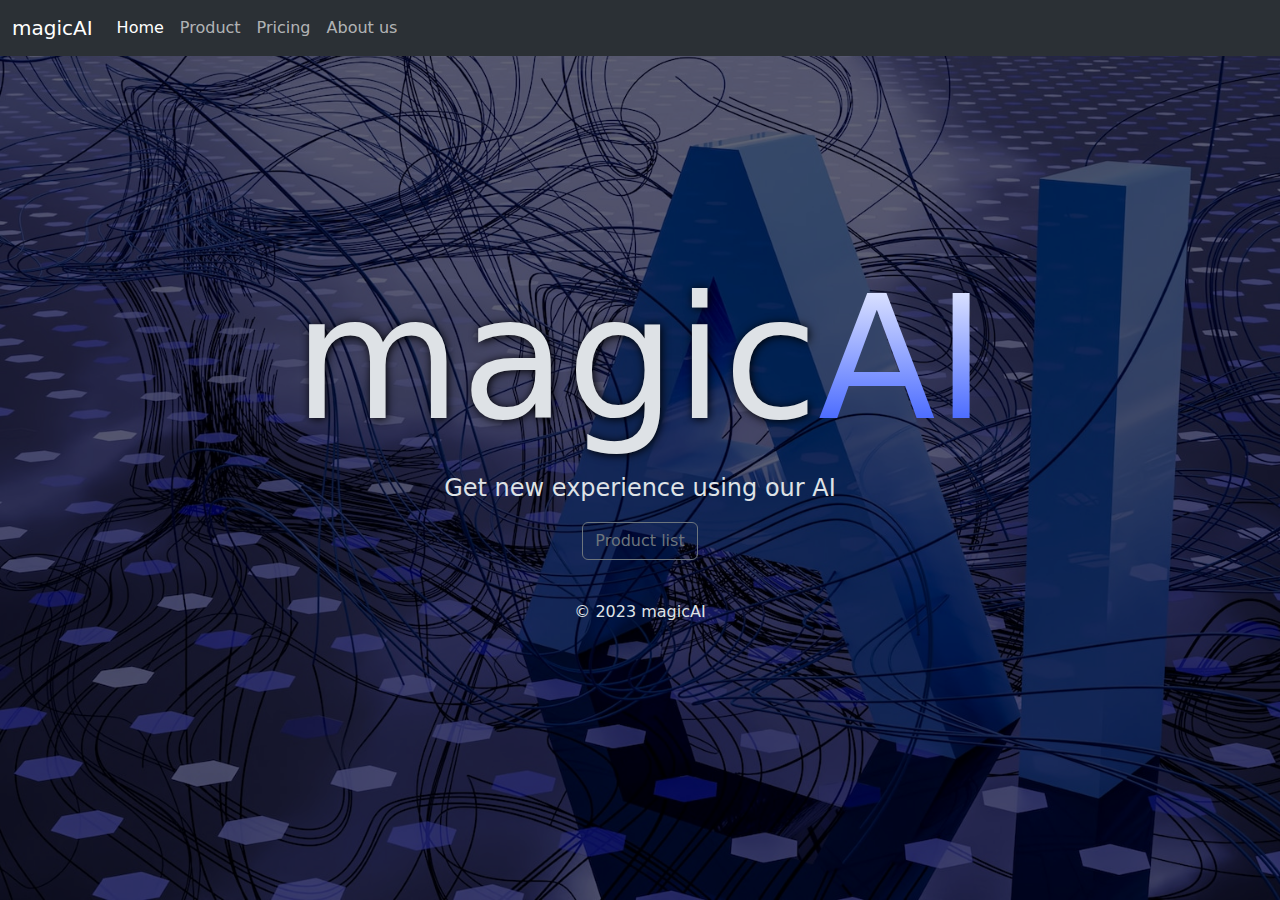
<file: module-a/index.html>
<!DOCTYPE html>
<html lang="en" data-bs-theme="dark">
<head>
  <meta charset="UTF-8">
  <meta name="viewport" content="width=device-width, initial-scale=1.0">
  <title>Document</title>
  <link rel="stylesheet" href="src/style/bootstrap/bootstrap.min.css">
  <link rel="stylesheet" href="src/style/main.css">
  <meta name="description" content="magic AI">
</head>
<body>
  <!-- Header section -->
  <header>
    <nav class="navbar navbar-expand-lg bg-body-tertiary">
      <div class="container-fluid justify-content-start flex-wrap">
        <a class="navbar-brand" href="index.html">magic<span>AI</span></a>
        <div id="navbarNav">
          <ul class="navbar-nav">
            <li class="nav-item">
                <a class="nav-link active" aria-current="page" href="index.html">Home</a>
            </li>
            <li class="nav-item">
                <a class="nav-link" aria-current="page" href="product.html">Product</a>
            </li>
            <li class="nav-item">
                <a class="nav-link" href="pricing.html">Pricing</a>
            </li>
            <li class="nav-item">
                <a class="nav-link" href="about_us.html">About us</a>
            </li>
          </ul>
        </div>
      </div>
    </nav>
  </header>

    <!-- Content-->
    <main class="index">
      <h2 class="index-title">magic<span>AI</span></h2>
      <p class="index-motivation-text">Get new experience using our AI</p>
      <a href="product.html"><button class="btn btn-outline-secondary lg">Product list</button></a>
    </main>

    <footer>
      &copy; 2023 magicAI
    </footer>
</body>
</html>
</file>
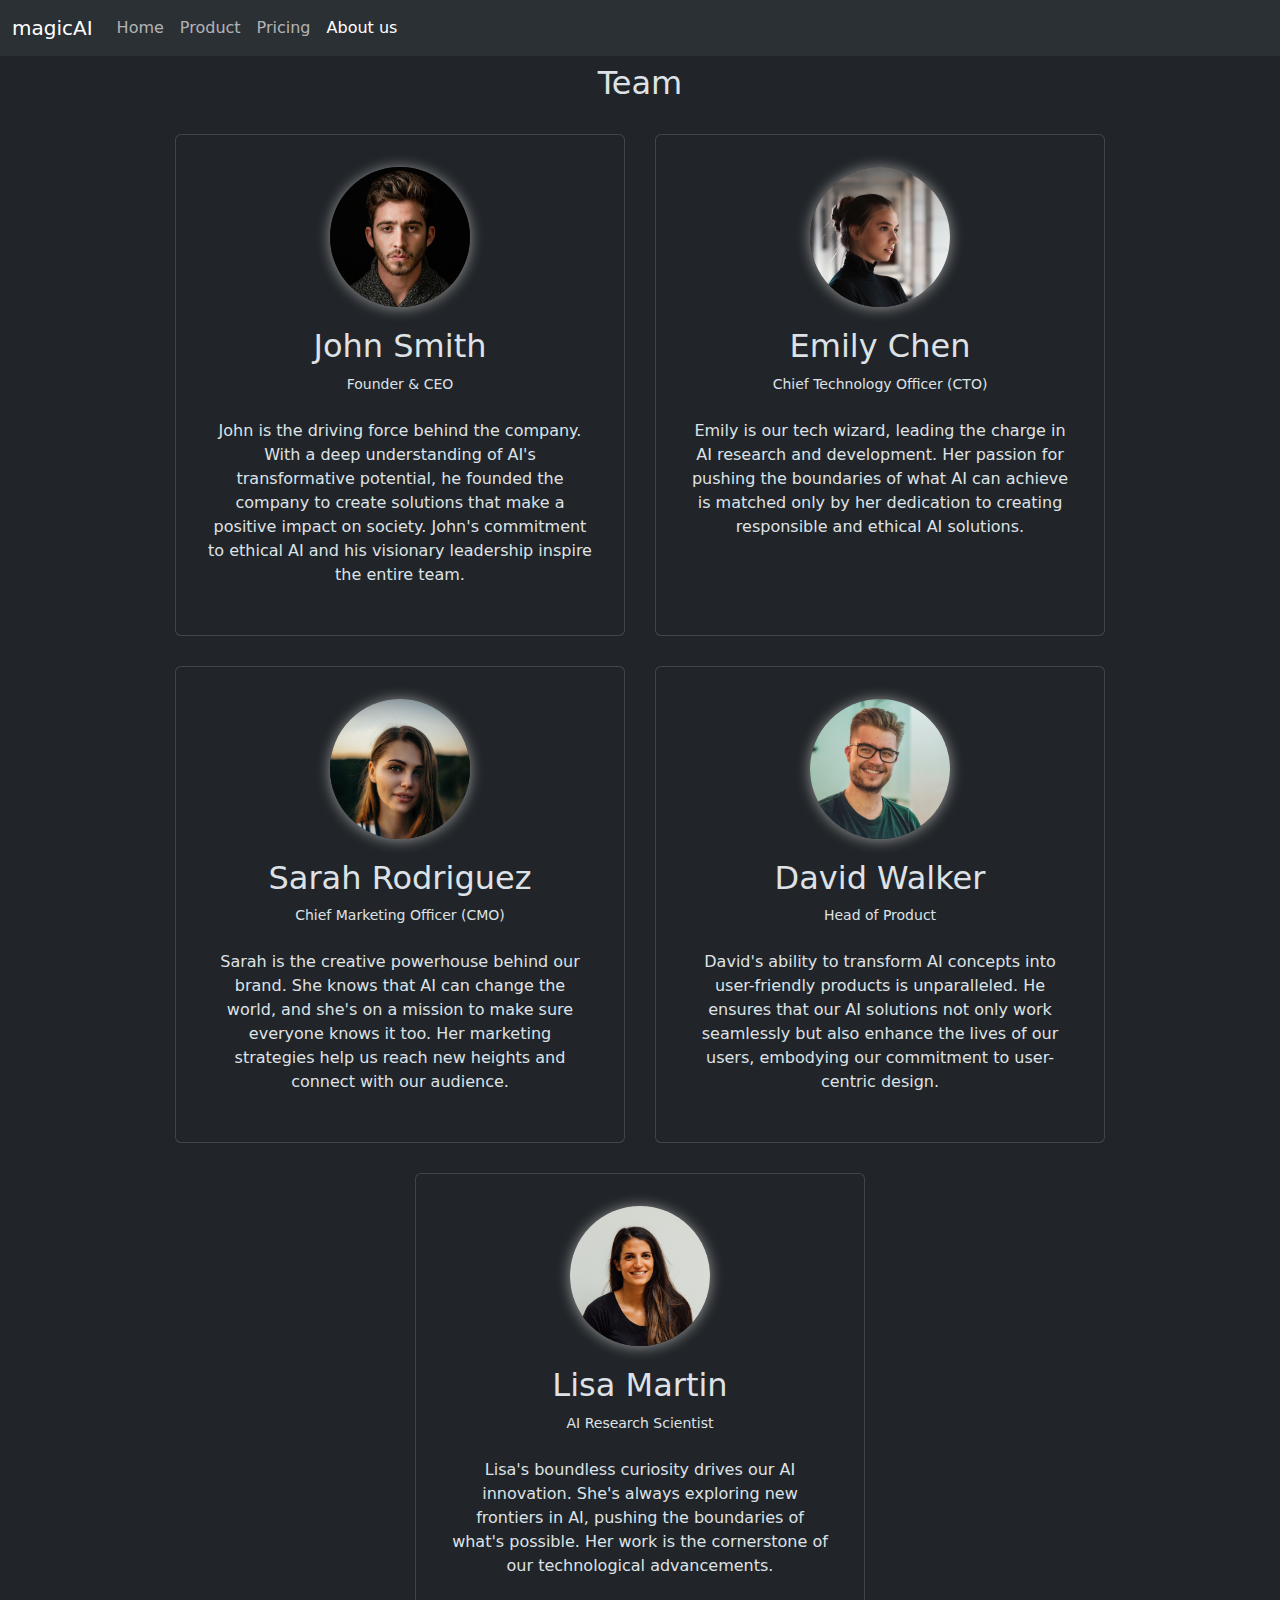
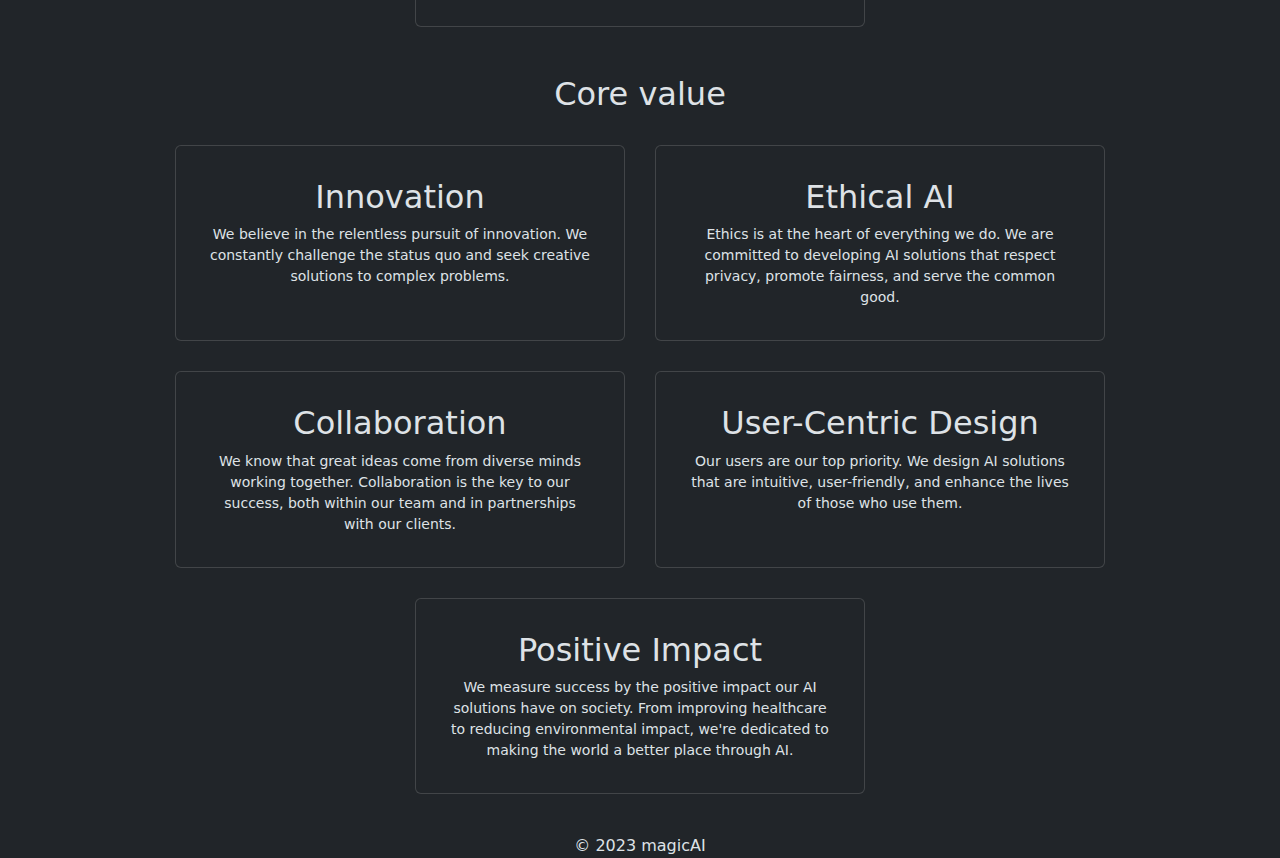
<file: module-a/about_us.html>
<!DOCTYPE html>
<html lang="en" data-bs-theme="dark">
<head>
  <meta charset="UTF-8">
  <meta name="viewport" content="width=device-width, initial-scale=1.0">
  <title>Document</title>
  <link rel="stylesheet" href="src/style/bootstrap/bootstrap.min.css">
  <link rel="stylesheet" href="src/style/main.css">
  <meta name="description" content="magic AI">
</head>
<body>
<!-- Header section -->
<header>
  <nav class="navbar navbar-expand-lg bg-body-tertiary">
    <div class="container-fluid justify-content-start flex-wrap">
      <a class="navbar-brand" href="index.html">magic<span>AI</span></a>
      <div id="navbarNav">
        <ul class="navbar-nav">
          <li class="nav-item">
            <a class="nav-link" aria-current="page" href="index.html">Home</a>
          </li>
          <li class="nav-item">
            <a class="nav-link" aria-current="page" href="product.html">Product</a>
          </li>
          <li class="nav-item">
            <a class="nav-link" href="pricing.html">Pricing</a>
          </li>
          <li class="nav-item">
            <a class="nav-link active" href="about_us.html">About us</a>
          </li>
        </ul>
      </div>
    </div>
  </nav>
</header>

<!-- Content-->
<main class="about-us m-2">
  <h2 class="text-center">Team</h2>
  <br>
  <div class="d-flex justify-content-center flex-wrap" style="gap: 30px; max-width: 1500px; width: 100%">
    <div class="card text-center">
      <img alt="John Smith" class="avatar" src="src/images/avatars/albert-dera-ILip77SbmOE-unsplash.jpg">
      <h2>John Smith</h2>
      <small>Founder & CEO</small>
      <br>
      <p>John is the driving force behind the company. With a deep understanding of AI's transformative potential, he
        founded the company to create solutions that make a positive impact on society. John's commitment to ethical
        AI and his visionary leadership inspire the entire team.
      </p>
    </div>

    <div class="card text-center">
      <img alt="Emily Chen" class="avatar" src="src/images/avatars/andrey-zvyagintsev-x0c6vTO5ibA-unsplash.jpg">
      <h2>Emily Chen</h2>
      <small>Chief Technology Officer (CTO)</small>
      <br>
      <p>Emily is our tech wizard, leading the charge in AI research and development. Her passion for pushing the
        boundaries of what AI can achieve is matched only by her dedication to creating responsible and ethical
        AI solutions.
      </p>
    </div>

    <div class="card text-center">
      <img alt="Sarah Rodriguez" class="avatar" src="src/images/avatars/stefan-stefancik-QXevDflbl8A-unsplash.jpg">
      <h2>Sarah Rodriguez</h2>
      <small>Chief Marketing Officer (CMO)</small>
      <br>
      <p>Sarah is the creative powerhouse behind our brand. She knows that AI can change the world,
        and she's on a mission to make sure everyone knows it too. Her marketing strategies help us reach new heights
        and connect with our audience.
      </p>
    </div>

    <div class="card text-center">
      <img alt="David Walker" class="avatar" src="src/images/avatars/samuel-raita-RiDxDgHg7pw-unsplash.jpg">
      <h2>David Walker</h2>
      <small>Head of Product</small>
      <br>
      <p>David's ability to transform AI concepts into user-friendly products is unparalleled. He ensures that our AI
        solutions not only work seamlessly but also enhance the lives of our users, embodying our commitment to
        user-centric design.
      </p>
    </div>

    <div class="card text-center">
      <img alt="Lisa Martin" class="avatar" style="object-position: center" src="src/images/avatars/stephanie-liverani-Zz5LQe-VSMY-unsplash.jpg">
      <h2>Lisa Martin</h2>
      <small>AI Research Scientist</small>
      <br>
      <p>Lisa's boundless curiosity drives our AI innovation. She's always exploring new frontiers in AI, pushing the
        boundaries of what's possible. Her work is the cornerstone of our technological advancements.
      </p>
    </div>

  </div>

  <br>
  <br>
  <h2 class="text-center">Core value</h2>
  <br>
  <div class="d-flex justify-content-center flex-wrap" style="gap: 30px; max-width: 1500px; width: 100%">
    <div class="card text-center">
      <h2>Innovation</h2>
      <small>We believe in the relentless pursuit of innovation. We constantly challenge the status quo and seek creative
        solutions to complex problems.</small>
    </div>

    <div class="card text-center">
      <h2>Ethical AI</h2>
      <small>Ethics is at the heart of everything we do. We are committed to developing AI solutions that respect privacy,
        promote fairness, and serve the common good.
      </small>
    </div>


    <div class="card text-center">
      <h2>Collaboration</h2>
      <small>We know that great ideas come from diverse minds working together. Collaboration is the key to our success,
        both within our team and in partnerships with our clients.
      </small>
    </div>

    <div class="card text-center">
      <h2>User-Centric Design</h2>
      <small>Our users are our top priority. We design AI solutions that are intuitive, user-friendly,
        and enhance the lives of those who use them.
      </small>
    </div>

    <div class="card text-center">
      <h2>Positive Impact</h2>
      <small>We measure success by the positive impact our AI solutions have on society. From improving healthcare to
        reducing environmental impact, we're dedicated to making the world a better place through AI.
      </small>
    </div>
  </div>
</main>



<footer>
  &copy; 2023 magicAI
</footer>
</body>
</html>
</file>
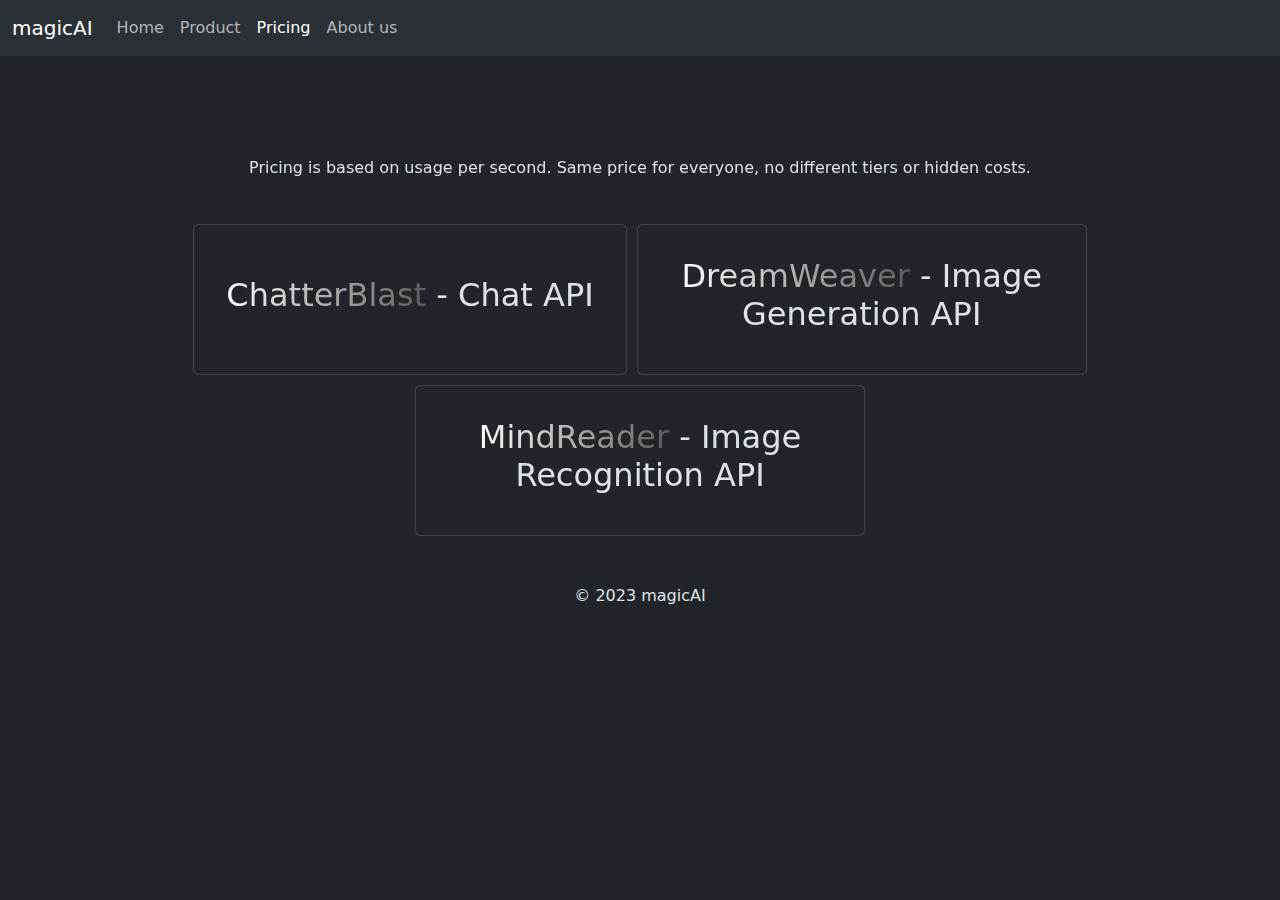
<file: module-a/pricing.html>
<!DOCTYPE html>
<html lang="en" data-bs-theme="dark">
<head>
  <meta charset="UTF-8">
  <meta name="viewport" content="width=device-width, initial-scale=1.0">
  <title>Document</title>
  <link rel="stylesheet" href="src/style/bootstrap/bootstrap.min.css">
  <link rel="stylesheet" href="src/style/main.css">
  <meta name="description" content="magic AI">
</head>
<body>
<!-- Header section -->
<header>
    <nav class="navbar navbar-expand-lg bg-body-tertiary">
        <div class="container-fluid justify-content-start flex-wrap">
            <a class="navbar-brand" href="index.html">magic<span>AI</span></a>
            <div id="navbarNav">
                <ul class="navbar-nav">
                    <li class="nav-item">
                        <a class="nav-link" aria-current="page" href="index.html">Home</a>
                    </li>
                    <li class="nav-item">
                        <a class="nav-link" aria-current="page" href="product.html">Product</a>
                    </li>
                    <li class="nav-item">
                        <a class="nav-link active" href="pricing.html">Pricing</a>
                    </li>
                    <li class="nav-item">
                        <a class="nav-link" href="about_us.html">About us</a>
                    </li>
                </ul>
            </div>
        </div>
    </nav>
</header>

<!-- Content-->
<main class="pricing flex-column text-center">
  <p>Pricing is based on usage per second.
    Same price for everyone, no different tiers or hidden costs.</p>
  <div class="d-flex justify-content-center flex-wrap m-2" style="gap: 10px">
    <div class="card-turning">
      <div class="card card-front">
        <h2><span class="product-title">ChatterBlast</span> - Chat API</h2>
      </div>
      <div class="card card-opposite">
        <h2><span class="product-title">$0.0015 per second</span></h2>
      </div>
    </div>
    <div class="card-turning">
      <div class="card card-front">
        <h2><span class="product-title">DreamWeaver</span> - Image Generation API</h2>
      </div>
      <div class="card card-opposite">
        <h2><span class="product-title">$0.0500 per second</span></h2>
      </div>
    </div>
    <div class="card-turning">
      <div class="card card-front">
        <h2><span class="product-title">MindReader</span> - Image Recognition API</h2>
      </div>
      <div class="card card-opposite">
        <h2><span class="product-title">$0.0350 per second</span></h2>
      </div>
    </div>
  </div>
</main>

<footer>
    &copy; 2023 magicAI
</footer>
</body>
</html>
</file>
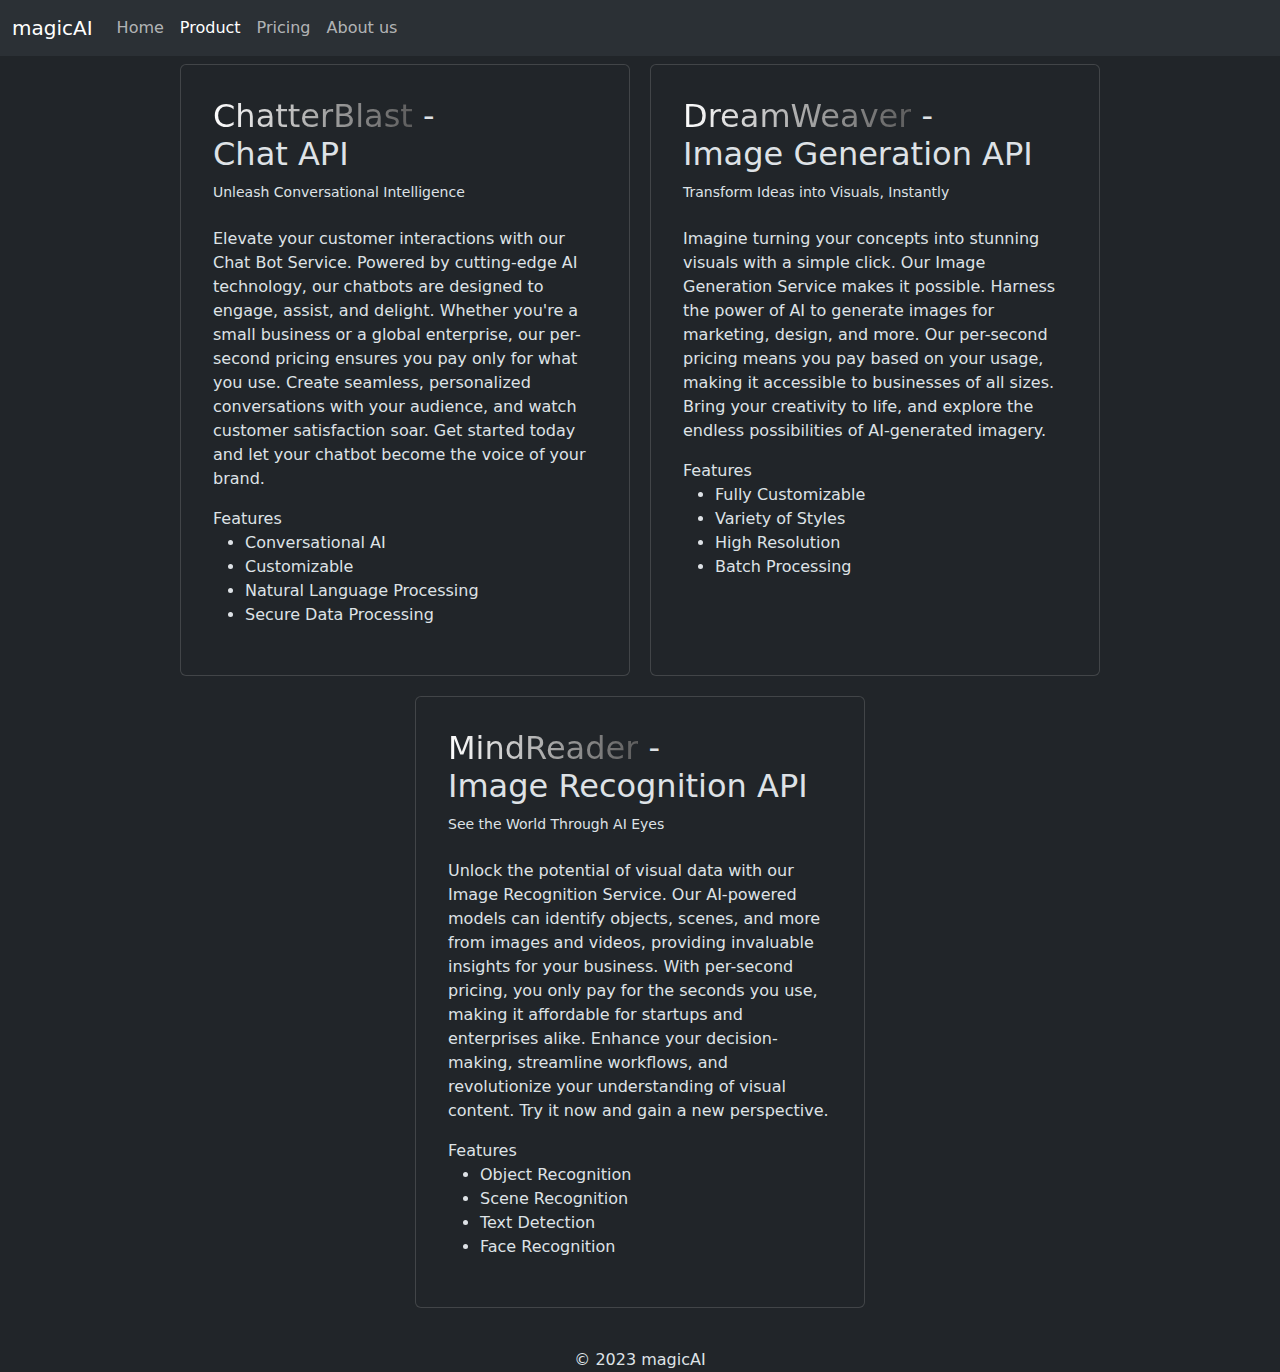
<file: module-a/product.html>
<!DOCTYPE html>
<html lang="en" data-bs-theme="dark">
<head>
  <meta charset="UTF-8">
  <meta name="viewport" content="width=device-width, initial-scale=1.0">
  <title>Document</title>
  <link rel="stylesheet" href="src/style/bootstrap/bootstrap.min.css">
  <link rel="stylesheet" href="src/style/main.css">
  <meta name="description" content="magic AI">
</head>
<body>
<!-- Header section -->
<header>
    <nav class="navbar navbar-expand-lg bg-body-tertiary">
        <div class="container-fluid justify-content-start flex-wrap">
            <a class="navbar-brand" href="index.html">magic<span>AI</span></a>
            <div id="navbarNav">
                <ul class="navbar-nav">
                    <li class="nav-item">
                        <a class="nav-link" aria-current="page" href="index.html">Home</a>
                    </li>
                    <li class="nav-item">
                        <a class="nav-link active" aria-current="page" href="product.html">Product</a>
                    </li>
                    <li class="nav-item">
                        <a class="nav-link" href="pricing.html">Pricing</a>
                    </li>
                    <li class="nav-item">
                        <a class="nav-link" href="about_us.html">About us</a>
                    </li>
                </ul>
            </div>
        </div>
    </nav>
</header>

<!-- Content-->
<main class="product m-2">
  <div class="card">
    <h2><span class="product-title">ChatterBlast</span> -<br> Chat API</h2>
    <small>Unleash Conversational Intelligence</small>
    <br>
    <p>Elevate your customer interactions with our Chat Bot Service.
      Powered by cutting-edge AI technology, our chatbots are designed to engage, assist, and delight.
      Whether you're a small business or a global enterprise, our per-second pricing ensures you pay only for what you use.
      Create seamless, personalized conversations with your audience, and watch customer satisfaction soar.
      Get started today and let your chatbot become the voice of your brand.</p>

    Features
    <ul>
        <li>Conversational AI</li>
        <li>Customizable</li>
        <li>Natural Language Processing</li>
        <li>Secure Data Processing</li>
    </ul>
  </div>

    <div class="card">
      <h2><span class="product-title">DreamWeaver</span> -<br> Image Generation API</h2>
      <small>Transform Ideas into Visuals, Instantly</small>
      <br>
      <p>Imagine turning your concepts into stunning visuals with a simple click.
        Our Image Generation Service makes it possible.
        Harness the power of AI to generate images for marketing, design, and more.
        Our per-second pricing means you pay based on your usage, making it accessible to businesses of all sizes.
        Bring your creativity to life, and explore the endless possibilities of AI-generated imagery.</p>

      Features
      <ul>
        <li>Fully Customizable</li>
        <li>Variety of Styles</li>
        <li>High Resolution</li>
        <li>Batch Processing</li>
      </ul>
    </div>

    <div class="card">
      <h2><span class="product-title">MindReader</span> -<br> Image Recognition API</h2>
      <small>See the World Through AI Eyes</small>
      <br>
      <p>Unlock the potential of visual data with our Image Recognition Service.
        Our AI-powered models can identify objects, scenes, and more from images and videos, providing invaluable insights for your business.
        With per-second pricing, you only pay for the seconds you use, making it affordable for startups and enterprises alike.
        Enhance your decision-making, streamline workflows, and revolutionize your understanding of visual content.
        Try it now and gain a new perspective.</p>

      Features
      <ul>
        <li>Object Recognition</li>
        <li>Scene Recognition</li>
        <li>Text Detection</li>
        <li>Face Recognition</li>
      </ul>
    </div>
</main>



<footer>
    &copy; 2023 magicAI
</footer>
</body>
</html>
</file>
<file: module-a/src/style/main.css>
main.index {
    /*height: calc(100vh - 56px);*/
    width: 100%;
    display: flex;
    align-items: center;
    justify-content: center;
    flex-direction: column;
    height: auto;
    margin-top: 200px;
}

main.index:before, main.index:after {
    content: '';
    position: absolute;
    top: 0;
    left: 0;
    width: 100%;
    background-position: center;
    background-repeat: no-repeat;
    height: 100vh;
    background-size: cover;
}

main.index:before {
    background-image: url("../images/steve-johnson-ZPOoDQc8yMw-unsplash.jpg");
    z-index: -2;
}

main.index:after {
    z-index: -1;
    opacity: 0.55;
    background-color: black;
}

.index-title {
    font-size: 172px;
    text-shadow: 1px 1px 10px black;
}

.index-title > span {
    background: linear-gradient(white, #2048ff);
    -webkit-background-clip: text;
    -webkit-text-fill-color: transparent;
    text-shadow: none;
}

.index-motivation-text {
    font-size: 24px;
}

footer {
    /*position: absolute;*/
    margin-top: 40px;
    bottom: 0;
    margin-left: auto;
    margin-right: auto;
    text-align: center;
    width: 300px;
}

/* Products */

.product, .pricing {
    display: flex;
    justify-content: center;
    flex-wrap: wrap;
    gap: 20px;
    margin-top: 100px;
    align-items: stretch;
    position: relative !important;
}

.card {
    padding: 32px;
    max-width: 450px;
    width: 100%;
    transition: .5s all;
    cursor: pointer;
}

.card:hover {
    transform: scale(1.02);
    box-shadow: 0px 1px 5px 5px #898989;
}

.card .product-title {
    background: linear-gradient(90deg, white, #5c5c5c);
    -webkit-background-clip: text;
    -webkit-text-fill-color: transparent;
    text-shadow: none;
}


/*Pricing */
.pricing {
    perspective: 900px;
}

/*Flipping cards */
.card-front {
    top: 0;
    left: 0;
    width: 100%;
    transform: translateZ(0px)!important;
    height: 100%;
    display: flex;
    justify-content: center;
}

.card-turning {
    transition: .8s all !important;
    position: relative;
    transform-style: preserve-3d;
}

.card-turning:hover {
    color: red !important;
    transform: rotateY(200deg) !important;
}

.card-opposite {
    transform: rotateY(-180deg) translateZ(1px) !important;
    position: absolute;
    top: 0;
    left: 0;
    width: 100%;
    height: 100%;
    display: flex;
    justify-content: center;
}


/*About us */
.about-us {
    display: flex;
    align-items: center;
    flex-direction: column;
    margin-top: 100px;
    flex-wrap: wrap;
}

.avatar {
    border-radius: 50%;
    width: 140px;
    height: 140px;
    object-fit: cover;
    object-position: top;
    box-shadow: 0px 1px 13px 1px #898989;
    margin-left: auto;
    margin-right: auto;
    margin-bottom: 20px;
}

@media only screen and (max-width: 990px) {
    .index-title {
        font-size: 94px;
    }

    .container-fluid  {
        flex-direction: column;
    }

    .navbar-nav {
        display: flex;
        flex-direction: row;
        gap: 10px;
    }

    .navbar-brand {
        font-size: 32px;
    }

    main.index:before, main.index:after {
        bottom: 0;
    }
}
</file>
